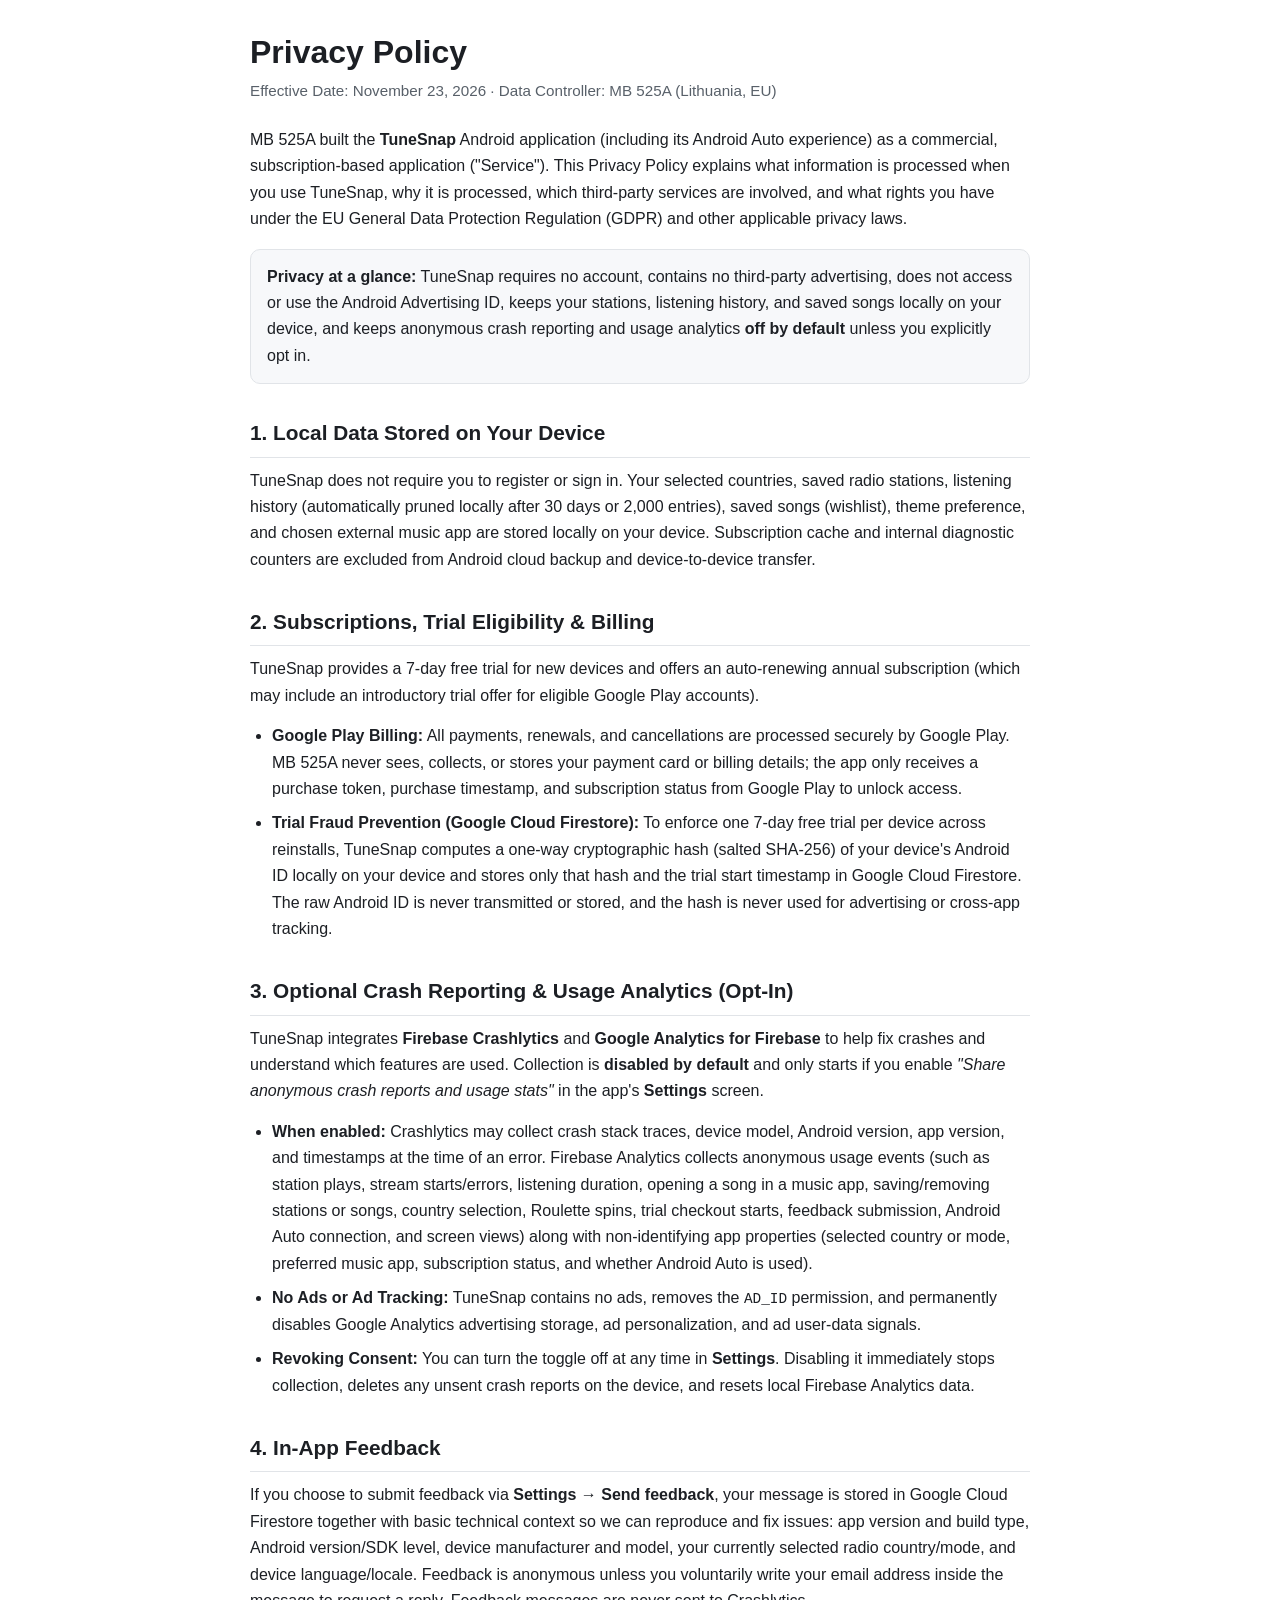
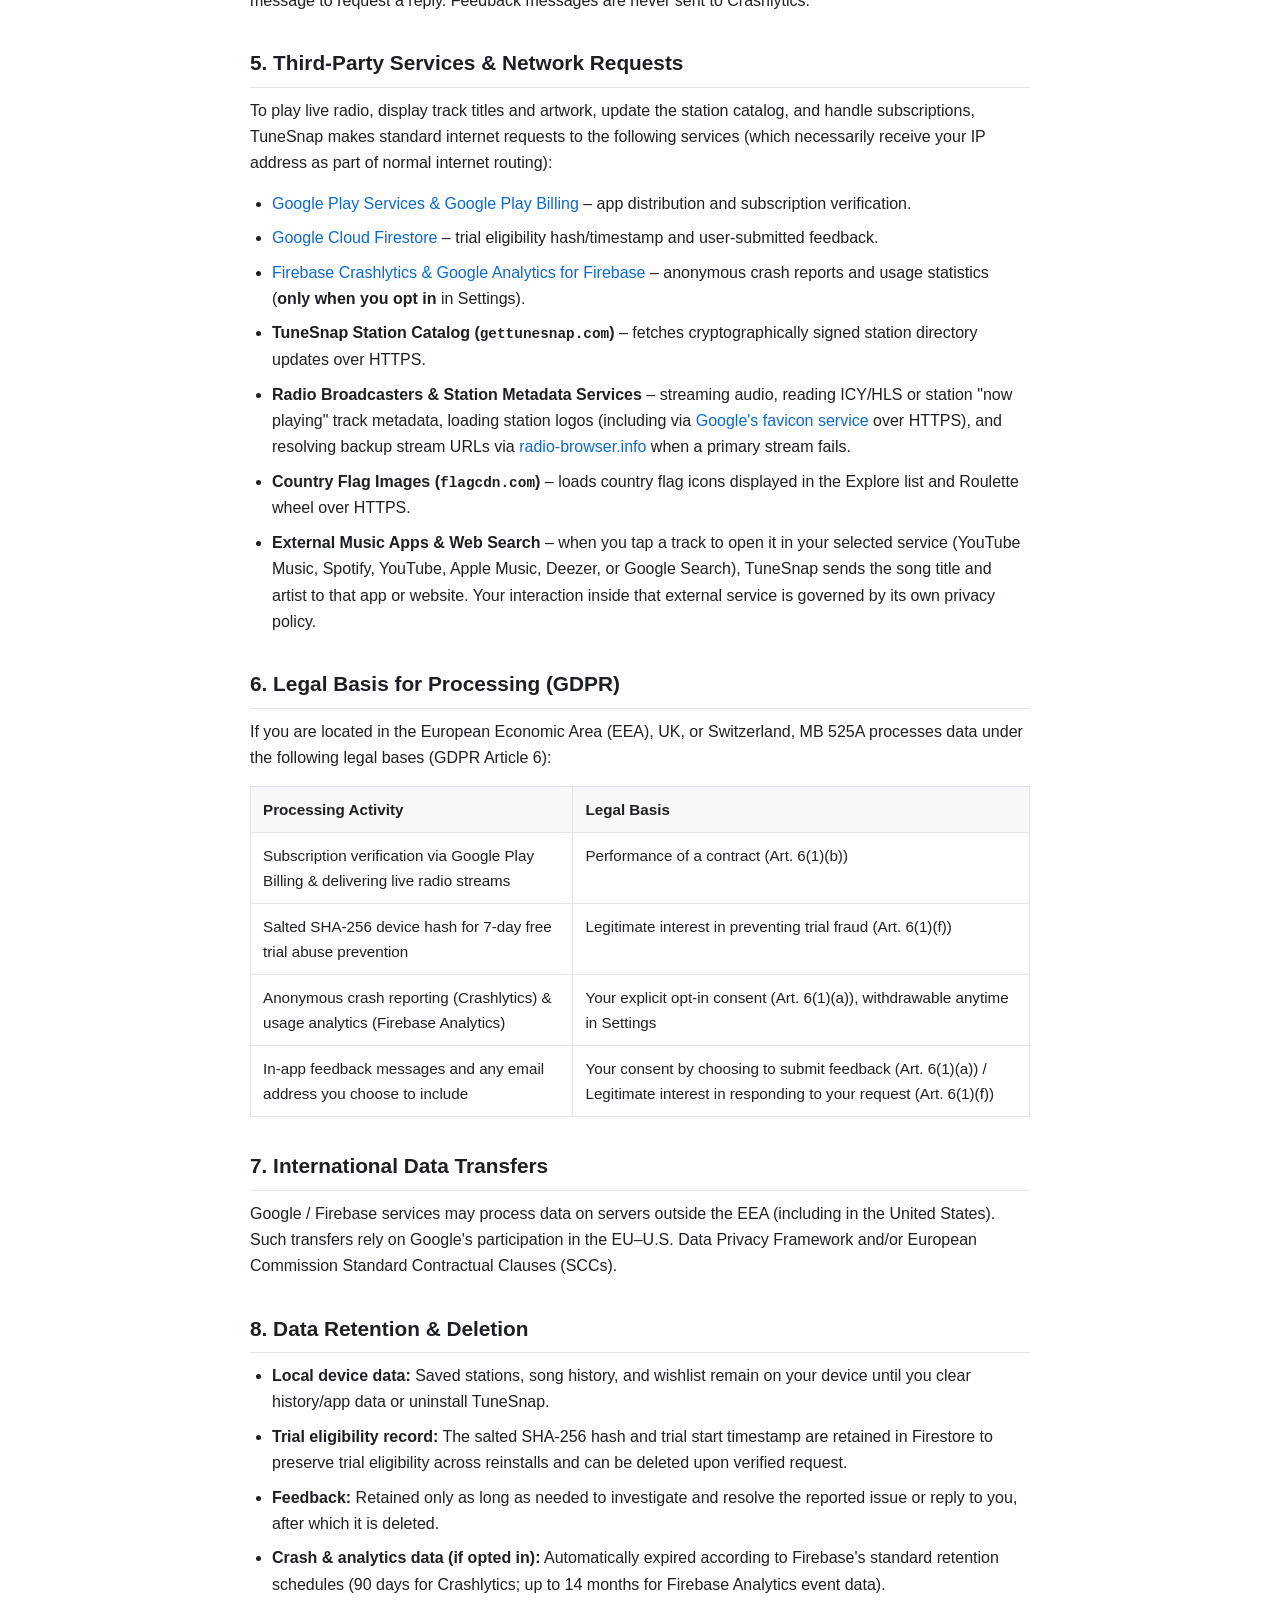
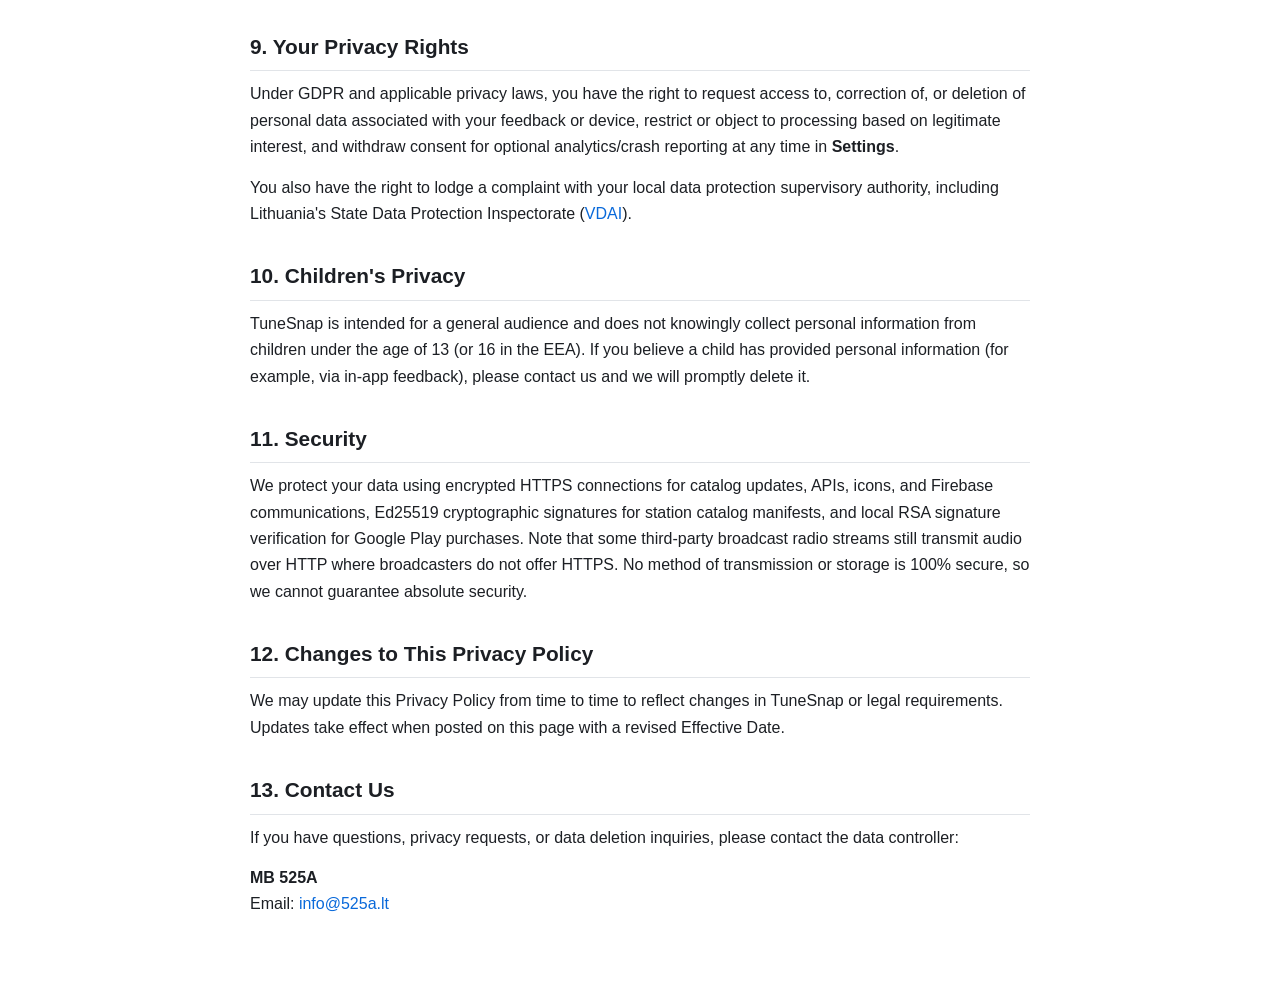
<file: privacy.html>
<!DOCTYPE html>
<html lang="en">
<head>
    <meta charset="UTF-8">
    <meta name="viewport" content="width=device-width, initial-scale=1.0">
    <title>Privacy Policy - TuneSnap</title>
    <style>
        :root {
            color-scheme: light dark;
            --bg: #ffffff;
            --surface: #f7f8fa;
            --text: #1c1f24;
            --muted: #586069;
            --border: #e1e4e8;
            --accent: #0969da;
        }
        @media (prefers-color-scheme: dark) {
            :root {
                --bg: #0d1117;
                --surface: #161b22;
                --text: #e6edf3;
                --muted: #8b949e;
                --border: #30363d;
                --accent: #58a6ff;
            }
        }
        * { box-sizing: border-box; }
        body {
            margin: 0;
            padding: 32px 16px 64px;
            font-family: -apple-system, BlinkMacSystemFont, "Segoe UI", Roboto, Oxygen, Ubuntu, Cantarell, sans-serif;
            line-height: 1.65;
            background: var(--bg);
            color: var(--text);
        }
        main {
            max-width: 780px;
            margin: 0 auto;
        }
        h1 {
            margin: 0 0 6px;
            font-size: 2rem;
            line-height: 1.25;
        }
        .meta {
            color: var(--muted);
            font-size: 0.95rem;
            margin-bottom: 24px;
        }
        h2 {
            margin-top: 32px;
            margin-bottom: 10px;
            font-size: 1.3rem;
            border-bottom: 1px solid var(--border);
            padding-bottom: 6px;
        }
        p { margin: 0 0 14px; }
        ul {
            margin: 0 0 16px;
            padding-left: 22px;
        }
        li { margin-bottom: 8px; }
        a {
            color: var(--accent);
            text-decoration: none;
        }
        a:hover { text-decoration: underline; }
        .callout {
            background: var(--surface);
            border: 1px solid var(--border);
            border-radius: 10px;
            padding: 14px 16px;
            margin: 16px 0;
        }
        table {
            width: 100%;
            border-collapse: collapse;
            margin: 12px 0 20px;
            font-size: 0.95rem;
        }
        th, td {
            text-align: left;
            padding: 10px 12px;
            border: 1px solid var(--border);
            vertical-align: top;
        }
        th {
            background: var(--surface);
            font-weight: 600;
        }
        code {
            font-family: ui-monospace, SFMono-Regular, Menlo, Consolas, monospace;
            font-size: 0.9em;
        }
    </style>
</head>
<body>
<main>
    <h1>Privacy Policy</h1>
    <p class="meta">Effective Date: November 23, 2026 &middot; Data Controller: MB 525A (Lithuania, EU)</p>

    <p>
        MB 525A built the <strong>TuneSnap</strong> Android application (including its Android Auto
        experience) as a commercial, subscription-based application ("Service"). This Privacy Policy
        explains what information is processed when you use TuneSnap, why it is processed, which
        third-party services are involved, and what rights you have under the EU General Data
        Protection Regulation (GDPR) and other applicable privacy laws.
    </p>

    <div class="callout">
        <strong>Privacy at a glance:</strong> TuneSnap requires no account, contains no third-party
        advertising, does not access or use the Android Advertising ID, keeps your stations, listening
        history, and saved songs locally on your device, and keeps anonymous crash reporting and
        usage analytics <strong>off by default</strong> unless you explicitly opt in.
    </div>

    <h2>1. Local Data Stored on Your Device</h2>
    <p>
        TuneSnap does not require you to register or sign in. Your selected countries, saved radio
        stations, listening history (automatically pruned locally after 30 days or 2,000 entries),
        saved songs (wishlist), theme preference, and chosen external music app are stored locally on
        your device. Subscription cache and internal diagnostic counters are excluded from Android
        cloud backup and device-to-device transfer.
    </p>

    <h2>2. Subscriptions, Trial Eligibility &amp; Billing</h2>
    <p>
        TuneSnap provides a 7-day free trial for new devices and offers an auto-renewing annual
        subscription (which may include an introductory trial offer for eligible Google Play accounts).
    </p>
    <ul>
        <li>
            <strong>Google Play Billing:</strong> All payments, renewals, and cancellations are
            processed securely by Google Play. MB 525A never sees, collects, or stores your payment
            card or billing details; the app only receives a purchase token, purchase timestamp, and
            subscription status from Google Play to unlock access.
        </li>
        <li>
            <strong>Trial Fraud Prevention (Google Cloud Firestore):</strong> To enforce one 7-day
            free trial per device across reinstalls, TuneSnap computes a one-way cryptographic hash
            (salted SHA-256) of your device's Android ID locally on your device and stores only that
            hash and the trial start timestamp in Google Cloud Firestore. The raw Android ID is never
            transmitted or stored, and the hash is never used for advertising or cross-app tracking.
        </li>
    </ul>

    <h2>3. Optional Crash Reporting &amp; Usage Analytics (Opt-In)</h2>
    <p>
        TuneSnap integrates <strong>Firebase Crashlytics</strong> and <strong>Google Analytics for
        Firebase</strong> to help fix crashes and understand which features are used. Collection is
        <strong>disabled by default</strong> and only starts if you enable
        <em>"Share anonymous crash reports and usage stats"</em> in the app's <strong>Settings</strong>
        screen.
    </p>
    <ul>
        <li>
            <strong>When enabled:</strong> Crashlytics may collect crash stack traces, device model,
            Android version, app version, and timestamps at the time of an error. Firebase Analytics
            collects anonymous usage events (such as station plays, stream starts/errors, listening
            duration, opening a song in a music app, saving/removing stations or songs, country
            selection, Roulette spins, trial checkout starts, feedback submission, Android Auto
            connection, and screen views) along with non-identifying app properties (selected country
            or mode, preferred music app, subscription status, and whether Android Auto is used).
        </li>
        <li>
            <strong>No Ads or Ad Tracking:</strong> TuneSnap contains no ads, removes the
            <code>AD_ID</code> permission, and permanently disables Google Analytics advertising
            storage, ad personalization, and ad user-data signals.
        </li>
        <li>
            <strong>Revoking Consent:</strong> You can turn the toggle off at any time in
            <strong>Settings</strong>. Disabling it immediately stops collection, deletes any unsent
            crash reports on the device, and resets local Firebase Analytics data.
        </li>
    </ul>

    <h2>4. In-App Feedback</h2>
    <p>
        If you choose to submit feedback via <strong>Settings &rarr; Send feedback</strong>, your
        message is stored in Google Cloud Firestore together with basic technical context so we can
        reproduce and fix issues: app version and build type, Android version/SDK level, device
        manufacturer and model, your currently selected radio country/mode, and device language/locale.
        Feedback is anonymous unless you voluntarily write your email address inside the message to
        request a reply. Feedback messages are never sent to Crashlytics.
    </p>

    <h2>5. Third-Party Services &amp; Network Requests</h2>
    <p>
        To play live radio, display track titles and artwork, update the station catalog, and handle
        subscriptions, TuneSnap makes standard internet requests to the following services (which
        necessarily receive your IP address as part of normal internet routing):
    </p>
    <ul>
        <li>
            <a href="https://policies.google.com/privacy" rel="noopener noreferrer">Google Play Services &amp; Google Play Billing</a>
            &ndash; app distribution and subscription verification.
        </li>
        <li>
            <a href="https://firebase.google.com/support/privacy/" rel="noopener noreferrer">Google Cloud Firestore</a>
            &ndash; trial eligibility hash/timestamp and user-submitted feedback.
        </li>
        <li>
            <a href="https://firebase.google.com/support/privacy/" rel="noopener noreferrer">Firebase Crashlytics &amp; Google Analytics for Firebase</a>
            &ndash; anonymous crash reports and usage statistics (<strong>only when you opt in</strong> in Settings).
        </li>
        <li>
            <strong>TuneSnap Station Catalog (<code>gettunesnap.com</code>)</strong> &ndash; fetches
            cryptographically signed station directory updates over HTTPS.
        </li>
        <li>
            <strong>Radio Broadcasters &amp; Station Metadata Services</strong> &ndash; streaming
            audio, reading ICY/HLS or station "now playing" track metadata, loading station logos
            (including via <a href="https://policies.google.com/privacy" rel="noopener noreferrer">Google's favicon service</a>
            over HTTPS), and resolving backup stream URLs via
            <a href="https://www.radio-browser.info/" rel="noopener noreferrer">radio-browser.info</a>
            when a primary stream fails.
        </li>
        <li>
            <strong>Country Flag Images (<code>flagcdn.com</code>)</strong> &ndash; loads country flag
            icons displayed in the Explore list and Roulette wheel over HTTPS.
        </li>
        <li>
            <strong>External Music Apps &amp; Web Search</strong> &ndash; when you tap a track to open
            it in your selected service (YouTube Music, Spotify, YouTube, Apple Music, Deezer, or
            Google Search), TuneSnap sends the song title and artist to that app or website. Your
            interaction inside that external service is governed by its own privacy policy.
        </li>
    </ul>

    <h2>6. Legal Basis for Processing (GDPR)</h2>
    <p>If you are located in the European Economic Area (EEA), UK, or Switzerland, MB 525A processes data under the following legal bases (GDPR Article 6):</p>
    <table>
        <thead>
            <tr>
                <th>Processing Activity</th>
                <th>Legal Basis</th>
            </tr>
        </thead>
        <tbody>
            <tr>
                <td>Subscription verification via Google Play Billing &amp; delivering live radio streams</td>
                <td>Performance of a contract (Art. 6(1)(b))</td>
            </tr>
            <tr>
                <td>Salted SHA-256 device hash for 7-day free trial abuse prevention</td>
                <td>Legitimate interest in preventing trial fraud (Art. 6(1)(f))</td>
            </tr>
            <tr>
                <td>Anonymous crash reporting (Crashlytics) &amp; usage analytics (Firebase Analytics)</td>
                <td>Your explicit opt-in consent (Art. 6(1)(a)), withdrawable anytime in Settings</td>
            </tr>
            <tr>
                <td>In-app feedback messages and any email address you choose to include</td>
                <td>Your consent by choosing to submit feedback (Art. 6(1)(a)) / Legitimate interest in responding to your request (Art. 6(1)(f))</td>
            </tr>
        </tbody>
    </table>

    <h2>7. International Data Transfers</h2>
    <p>
        Google / Firebase services may process data on servers outside the EEA (including in the
        United States). Such transfers rely on Google's participation in the EU&ndash;U.S. Data
        Privacy Framework and/or European Commission Standard Contractual Clauses (SCCs).
    </p>

    <h2>8. Data Retention &amp; Deletion</h2>
    <ul>
        <li>
            <strong>Local device data:</strong> Saved stations, song history, and wishlist remain on
            your device until you clear history/app data or uninstall TuneSnap.
        </li>
        <li>
            <strong>Trial eligibility record:</strong> The salted SHA-256 hash and trial start
            timestamp are retained in Firestore to preserve trial eligibility across reinstalls and
            can be deleted upon verified request.
        </li>
        <li>
            <strong>Feedback:</strong> Retained only as long as needed to investigate and resolve the
            reported issue or reply to you, after which it is deleted.
        </li>
        <li>
            <strong>Crash &amp; analytics data (if opted in):</strong> Automatically expired according
            to Firebase's standard retention schedules (90 days for Crashlytics; up to 14 months for
            Firebase Analytics event data).
        </li>
    </ul>

    <h2>9. Your Privacy Rights</h2>
    <p>
        Under GDPR and applicable privacy laws, you have the right to request access to, correction
        of, or deletion of personal data associated with your feedback or device, restrict or object
        to processing based on legitimate interest, and withdraw consent for optional analytics/crash
        reporting at any time in <strong>Settings</strong>.
    </p>
    <p>
        You also have the right to lodge a complaint with your local data protection supervisory
        authority, including Lithuania's State Data Protection Inspectorate
        (<a href="https://vdai.lrv.lt/en/" rel="noopener noreferrer">VDAI</a>).
    </p>

    <h2>10. Children's Privacy</h2>
    <p>
        TuneSnap is intended for a general audience and does not knowingly collect personal
        information from children under the age of 13 (or 16 in the EEA). If you believe a child has
        provided personal information (for example, via in-app feedback), please contact us and we
        will promptly delete it.
    </p>

    <h2>11. Security</h2>
    <p>
        We protect your data using encrypted HTTPS connections for catalog updates, APIs, icons, and
        Firebase communications, Ed25519 cryptographic signatures for station catalog manifests, and
        local RSA signature verification for Google Play purchases. Note that some third-party
        broadcast radio streams still transmit audio over HTTP where broadcasters do not offer HTTPS.
        No method of transmission or storage is 100% secure, so we cannot guarantee absolute security.
    </p>

    <h2>12. Changes to This Privacy Policy</h2>
    <p>
        We may update this Privacy Policy from time to time to reflect changes in TuneSnap or legal
        requirements. Updates take effect when posted on this page with a revised Effective Date.
    </p>

    <h2>13. Contact Us</h2>
    <p>
        If you have questions, privacy requests, or data deletion inquiries, please contact the data
        controller:
    </p>
    <p>
        <strong>MB 525A</strong><br>
        Email: <a href="mailto:info@525a.lt">info@525a.lt</a>
    </p>
</main>
</body>
</html>
</file>
